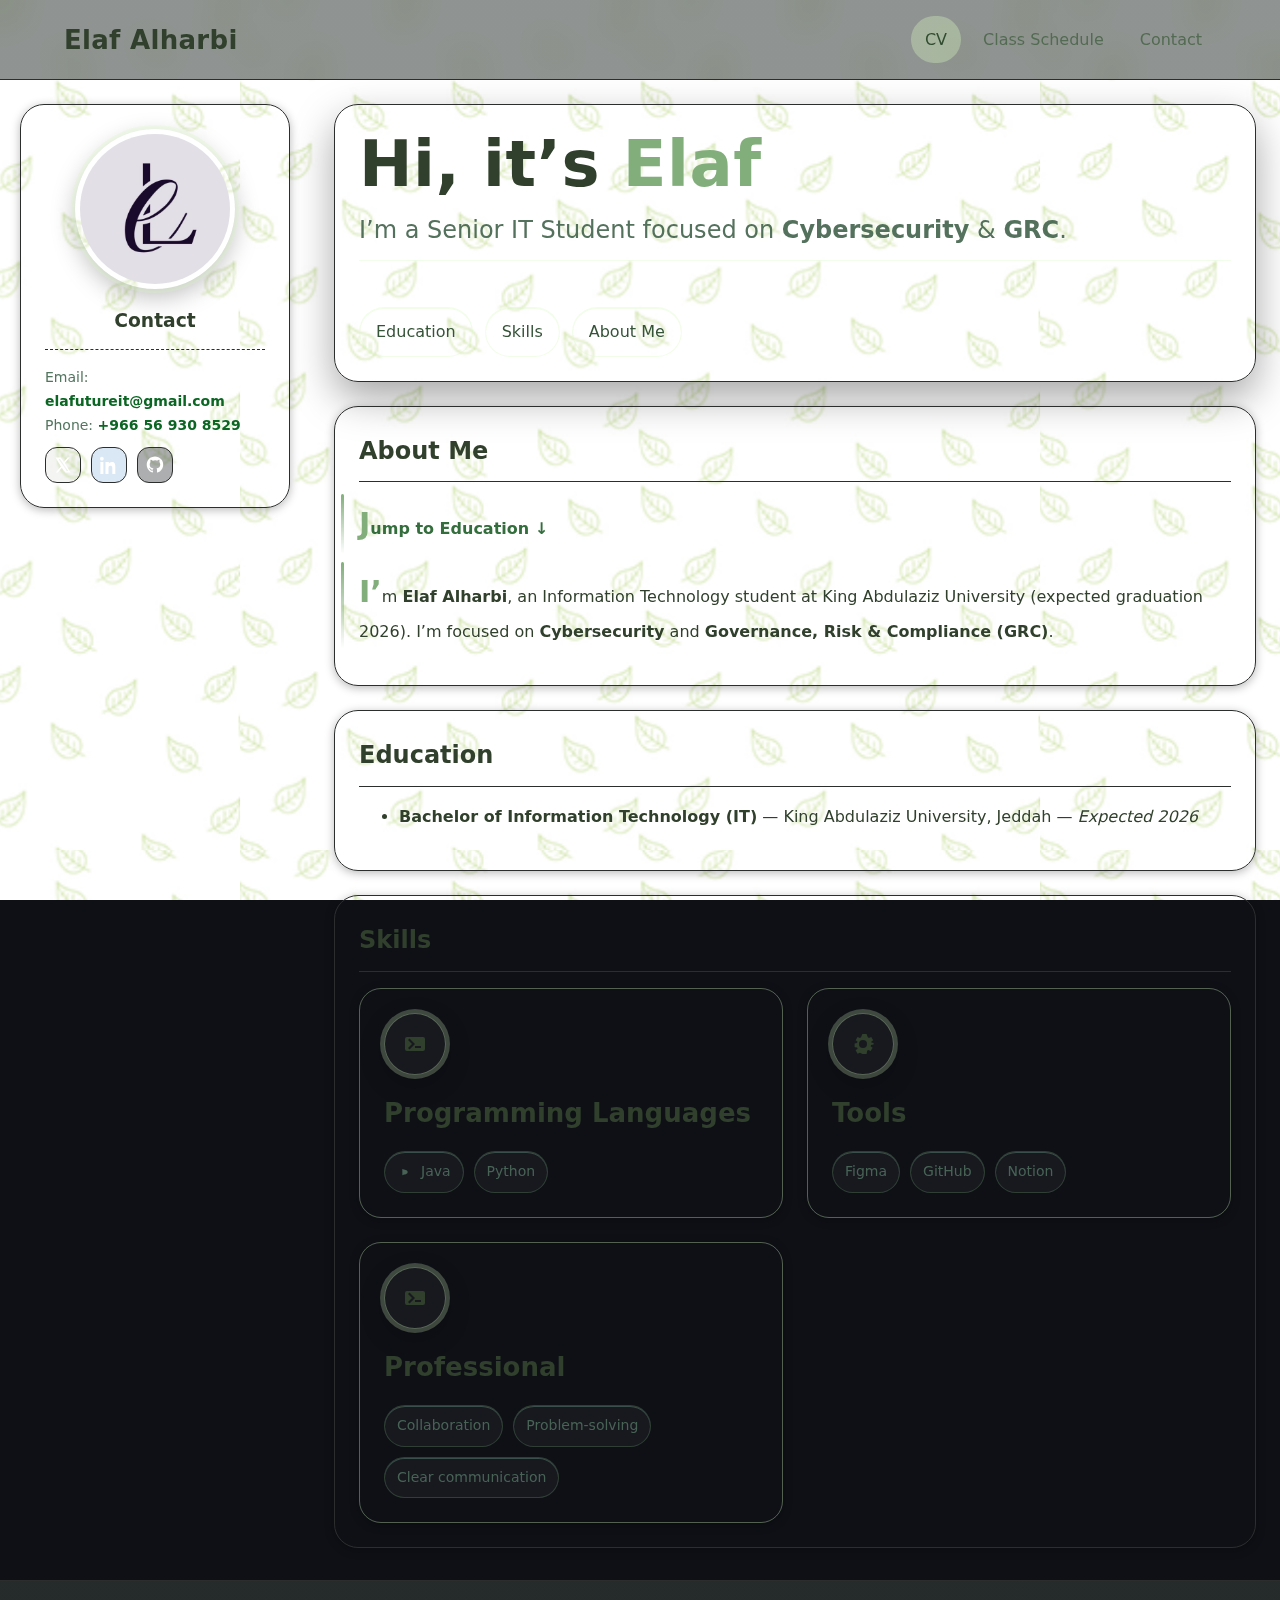
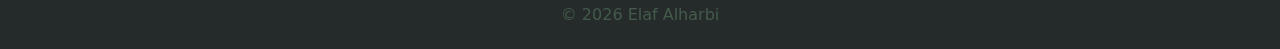
<file: index.html>
<!doctype html>
<html lang="en">
<head>
  <meta charset="utf-8">
  <meta name="viewport" content="width=device-width, initial-scale=1">
  <title>CV • Elaf Alharbi</title>
  <link rel="stylesheet" href="style.css">
  <meta name="description" content="Elaf Alharbi — IT student focused on Cybersecurity & GRC. CV, schedule, and contact.">
</head>
<body id="top">
  <div class="page">
    
    <header>
      <div class="header-inner">
        <div class="brand">
          <b>Elaf Alharbi</b>
        </div>
        <nav aria-label="Primary">
          <ul>
            <li><a href="index.html" aria-current="page">CV</a></li>
            <li><a href="schedule.html">Class Schedule</a></li>
            <li><a href="contact.html">Contact</a></li>
          </ul>
        </nav>
      </div>
    </header>

    
    <aside>
      <div class="profile-card">
        <div class="photo-wrap">
         
          <img src="images/profile.png" alt="Profile photo of Elaf Alharbi">
        </div>

        <h3>Contact</h3>

        <div class="contact">
          Email: <a href="mailto:elafutureit@gmail.com">elafutureit@gmail.com</a><br>
          Phone: <a href="tel:+966569308529">+966 56 930 8529</a>

          
          <div class="social" aria-label="Social links">
            <a class="x" href="https://x.com/" target="_blank" rel="noopener" aria-label="X">
              <svg viewBox="0 0 24 24" width="18" height="18" fill="currentColor" aria-hidden="true">
                <path d="M18.244 2H21l-6.477 7.4L22 22h-6.8l-4.8-6.4L5.1 22H2.34l6.9-7.88L2 2h6.84l4.35 5.76L18.238 2h.006ZM17 20h1.86L8.08 4H6.2L17 20Z"/>
              </svg>
            </a>
            <a class="linkedin" href="https://www.linkedin.com/in/elaf-alharbi-659484337" target="_blank" rel="noopener" aria-label="LinkedIn">
              <svg viewBox="0 0 24 24" width="18" height="18" fill="currentColor" aria-hidden="true">
                <path d="M4.98 3.5C4.98 4.88 3.86 6 2.5 6S0 4.88 0 3.5 1.12 1 2.5 1 4.98 2.12 4.98 3.5zM.5 8h4V24h-4V8zm7.5 0h3.84v2.17h.06c.53-1 1.82-2.17 3.75-2.17 4.01 0 4.75 2.64 4.75 6.07V24h-4v-7.1c0-1.69-.03-3.86-2.35-3.86-2.36 0-2.72 1.84-2.72 3.74V24h-4V8z"/>
              </svg>
            </a>
            <a class="github" href="https://github.com/Elaf-Awadh-Alharbi" target="_blank" rel="noopener" aria-label="GitHub">
              <svg viewBox="0 0 24 24" width="18" height="18" fill="currentColor" aria-hidden="true">
                <path d="M12 .5C5.73.5.98 5.25.98 11.52c0 4.86 3.15 8.98 7.52 10.43.55.1.75-.24.75-.53 0-.26-.01-1.12-.02-2.04-3.06.67-3.71-1.28-3.71-1.28-.5-1.27-1.22-1.6-1.22-1.6-.99-.67.08-.65.08-.65 1.1.08 1.69 1.12 1.69 1.12.98 1.68 2.57 1.2 3.2.92.1-.71.38-1.2.69-1.47-2.44-.28-5-1.22-5-5.44 0-1.2.43-2.19 1.13-2.97-.11-.28-.49-1.42.11-2.96 0 0 .92-.29 3.02 1.13a10.5 10.5 0 0 1 2.75-.37c.93 0 1.86.13 2.74.37 2.1-1.42 3.02-1.13 3.02-1.13.6 1.54.22 2.68.11 2.96.7.78 1.13 1.77 1.13 2.97 0 4.23-2.56 5.16-5.01 5.44.39.34.73 1.02.73 2.06 0 1.49-.01 2.69-.01 3.05 0 .29.2.64.75.53 4.36-1.45 7.51-5.57 7.51-10.43C23.02 5.25 18.27.5 12 .5z"/>
              </svg>
            </a>
          </div>
        </div>
      </div>
    </aside>

    
    <main>
      
      <section class="panel hero">
        <h1>Hi, it’s <span class="accent">Elaf</span></h1>
        <p class="lead">
          I’m a Senior IT Student focused on <strong>Cybersecurity</strong> &amp; <strong>GRC</strong>.
        </p>
        <div class="btns" style="margin-top:6px">
          <a class="btn" href="#education">Education</a>
          <a class="btn" href="#skills">Skills</a>
          <a class="btn" href="#about">About Me</a>
        </div>
      </section>

      
      <section class="panel about" id="about" tabindex="-1" aria-labelledby="about-h" style="margin-top:24px">
        <h2 id="about-h">About Me</h2>

        <p style="margin-top:10px">
          <a href="#education" style="text-decoration:none; font-weight:700; color:#346e3d">Jump to Education ↓</a>
        </p>

        <p>
          I’m <strong>Elaf Alharbi</strong>, an Information Technology student at King Abdulaziz University
          (expected graduation 2026). I’m focused on <strong>Cybersecurity</strong> and
          <strong>Governance, Risk &amp; Compliance (GRC)</strong>.
        </p>
      </section>

      
      <section class="panel" id="education">
        <h2>Education</h2>
        <ul>
          <li>
            <strong>Bachelor of Information Technology (IT)</strong> — King Abdulaziz University, Jeddah —
            <em>Expected 2026</em>
          </li>
        </ul>
      </section>

      
      <section class="panel" id="skills">
        <h2>Skills</h2>
        <div class="skill-grid">
          
          <article class="skill-card">
            <div class="skill-icon">
              <svg viewBox="0 0 24 24" fill="currentColor" width="24" height="24" aria-hidden="true">
                <path d="M4 5h16a2 2 0 0 1 2 2v10a2 2 0 0 1-2 2H4a2 2 0 0 1-2-2V7a2 2 0 0 1 2-2Zm1 3 4 4-4 4 1.5 1.5L12 12 6.5 6.5 5 8Zm7 8h6v-2h-6v2Z"/>
              </svg>
            </div>
            <h3>Programming Languages</h3>
            <div class="chips">
              <span class="chip">
                <svg viewBox="0 0 24 24"><path fill="currentColor" d="M8 7c3 2 8 1 8 5s-5 3-8 5"/></svg> Java
              </span>
              <span class="chip">Python</span>
            </div>
          </article>

          
          <article class="skill-card">
            <div class="skill-icon">
              <svg viewBox="0 0 24 24" fill="currentColor" width="24" height="24" aria-hidden="true">
                <path d="M12 8a4 4 0 1 1 0 8 4 4 0 0 1 0-8Zm8.7 3a8.2 8.2 0 0 0-.5-1.2l2-1.5-2-3.4-2.3 1a8.2 8.2 0 0 0-1.1-.6L15.6 2h-4.2L10 5.3l-1.1.6-2.3-1L4.6 8.3l2 1.5c-.2.4-.4.8-.5 1.2l-2.5.4v3.8l2.5.4c.1.4.3.8.5 1.2l-2 1.5 2 3.4 2.3-1c.3.2.7.4 1.1.6L11.4 22h4.2l.6-3.3c.4-.2.8-.4 1.1-.6l2.3 1 2-3.4-2-1.5c.2-.4.4-.8.5-1.2l2.5-.4V11l-2.5-.4Z"/>
              </svg>
            </div>
            <h3>Tools</h3>
            <div class="chips">
              <span class="chip">Figma</span>
              <span class="chip">GitHub</span>
              <span class="chip">Notion</span>
            </div>
          </article>

          
          <article class="skill-card">
            <div class="skill-icon">
              <svg viewBox="0 0 24 24" fill="currentColor" width="24" height="24" aria-hidden="true">
                <path d="M4 5h16a2 2 0 0 1 2 2v10a2 2 0 0 1-2 2H4a2 2 0 0 1-2-2V7a2 2 0 0 1 2-2Zm1 3 4 4-4 4 1.5 1.5L12 12 6.5 6.5 5 8Zm7 8h6v-2h-6v2Z"/>
              </svg>
            </div>
            <h3>Professional</h3>
            <div class="chips">
              <span class="chip">Collaboration</span>
              <span class="chip">Problem-solving</span>
              <span class="chip">Clear communication</span>
            </div>
          </article>
        </div>
      </section>
    </main>

    
    <footer>© <span id="y"></span> Elaf Alharbi</footer>
  </div>

  <script>
    
    document.getElementById('y').textContent = new Date().getFullYear();
  </script>
</body>
</html>
</file>
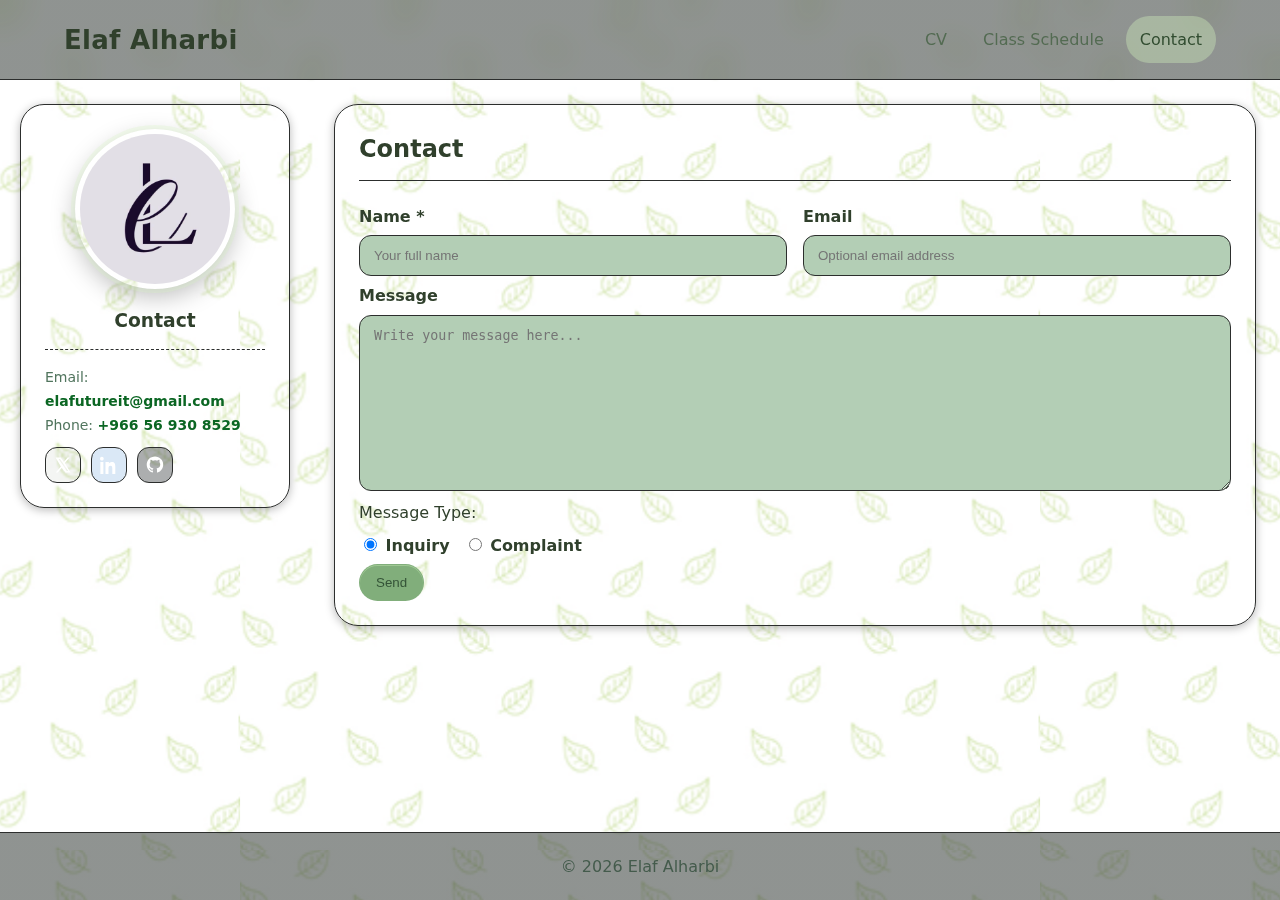
<file: contact.html>
<!doctype html>
<html lang="en">
<head>
  <meta charset="utf-8">
  <meta name="viewport" content="width=device-width, initial-scale=1">
  <title>Contact • Elaf Alharbi</title>
  <link rel="stylesheet" href="style.css">
</head>
<body>
  <div class="page">
    
    <header>
      <div class="header-inner">
        <div class="brand">
          <b>Elaf Alharbi</b>
        </div>
        <nav aria-label="Primary">
          <ul>
            <li><a href="index.html">CV</a></li>
            <li><a href="schedule.html">Class Schedule</a></li>
            <li><a href="contact.html" aria-current="page">Contact</a></li>
          </ul>
        </nav>
      </div>
    </header>

    
    <aside>
      <div class="profile-card">
        <div class="photo-wrap">
          
          <img src="images/profile.png" alt="Profile photo of Elaf Alharbi">
        </div>

        <h3>Contact</h3>

        <div class="contact">
          Email: <a href="mailto:elafutureit@gmail.com">elafutureit@gmail.com</a><br>
          Phone: <a href="tel:+966569308529">+966 56 930 8529</a>

          <div class="social" aria-label="Social links">
            <a class="x" href="https://x.com/" target="_blank" rel="noopener" aria-label="X">
              <svg viewBox="0 0 24 24" width="18" height="18" fill="currentColor" aria-hidden="true">
                <path d="M18.244 2H21l-6.477 7.4L22 22h-6.8l-4.8-6.4L5.1 22H2.34l6.9-7.88L2 2h6.84l4.35 5.76L18.238 2h.006ZM17 20h1.86L8.08 4H6.2L17 20Z"/>
              </svg>
            </a>
            <a class="linkedin" href="https://www.linkedin.com/in/elaf-alharbi-659484337" target="_blank" rel="noopener" aria-label="LinkedIn">
              <svg viewBox="0 0 24 24" width="18" height="18" fill="currentColor" aria-hidden="true">
                <path d="M4.98 3.5C4.98 4.88 3.86 6 2.5 6S0 4.88 0 3.5 1.12 1 2.5 1 4.98 2.12 4.98 3.5zM.5 8h4V24h-4V8zm7.5 0h3.84v2.17h.06c.53-1 1.82-2.17 3.75-2.17 4.01 0 4.75 2.64 4.75 6.07V24h-4v-7.1c0-1.69-.03-3.86-2.35-3.86-2.36 0-2.72 1.84-2.72 3.74V24h-4V8z"/>
              </svg>
            </a>
            <a class="github" href="https://github.com/Elaf-Awadh-Alharbi" target="_blank" rel="noopener" aria-label="GitHub">
              <svg viewBox="0 0 24 24" width="18" height="18" fill="currentColor" aria-hidden="true">
                <path d="M12 .5C5.73.5.98 5.25.98 11.52c0 4.86 3.15 8.98 7.52 10.43.55.1.75-.24.75-.53 0-.26-.01-1.12-.02-2.04-3.06.67-3.71-1.28-3.71-1.28-.5-1.27-1.22-1.6-1.22-1.6-.99-.67.08-.65.08-.65 1.1.08 1.69 1.12 1.69 1.12.98 1.68 2.57 1.2 3.2.92.1-.71.38-1.2.69-1.47-2.44-.28-5-1.22-5-5.44 0-1.2.43-2.19 1.13-2.97-.11-.28-.49-1.42.11-2.96 0 0 .92-.29 3.02 1.13a10.5 10.5 0 0 1 2.75-.37c.93 0 1.86.13 2.74.37 2.1-1.42 3.02-1.13 3.02-1.13.6 1.54.22 2.68.11 2.96.7.78 1.13 1.77 1.13 2.97 0 4.23-2.56 5.16-5.01 5.44.39.34.73 1.02.73 2.06 0 1.49-.01 2.69-.01 3.05 0 .29.2.64.75.53 4.36-1.45 7.51-5.57 7.51-10.43C23.02 5.25 18.27.5 12 .5z"/>
              </svg>
            </a>
          </div>
        </div>
      </div>
    </aside>

    
    <main>
      <section class="panel">
        <h2>Contact</h2>

        <form action="https://webhook.site/3b169866-17c2-42cc-9741-c1be7d96dd93" method="POST">
          <div class="row">
            <div class="field">
              <label for="name">Name <span aria-hidden="true">*</span></label>
              <input id="name" name="name" type="text" required aria-required="true"
                     autocomplete="name" placeholder="Your full name">
            </div>
            <div class="field">
              <label for="email">Email</label>
              <input id="email" name="email" type="email"
                     autocomplete="email" placeholder="Optional email address">
            </div>
          </div>

          <div class="row">
            <div class="field" style="flex:1 1 100%">
              <label for="message">Message</label>
              <textarea id="message" name="message" rows="10"
                        placeholder="Write your message here..." autocomplete="off"></textarea>
            </div>
          </div>

          <div class="row">
            <div class="field" style="flex:1 1 100%">
              <span>Message Type:</span>
              <div class="radios" role="radiogroup" aria-label="Message Type">
                <label><input type="radio" name="type" value="inquiry" checked> Inquiry</label>
                <label><input type="radio" name="type" value="complaint"> Complaint</label>
              </div>
            </div>
          </div>

          <div class="row">
            <button class="btn btn--solid" type="submit">Send</button>
          </div>
        </form>
      </section>
    </main>

    
    <footer>
      © <span id="y"></span> Elaf Alharbi
    </footer>
  </div>

  <script>
    
    document.getElementById('y').textContent = new Date().getFullYear();
  </script>
</body>
</html>
</file>
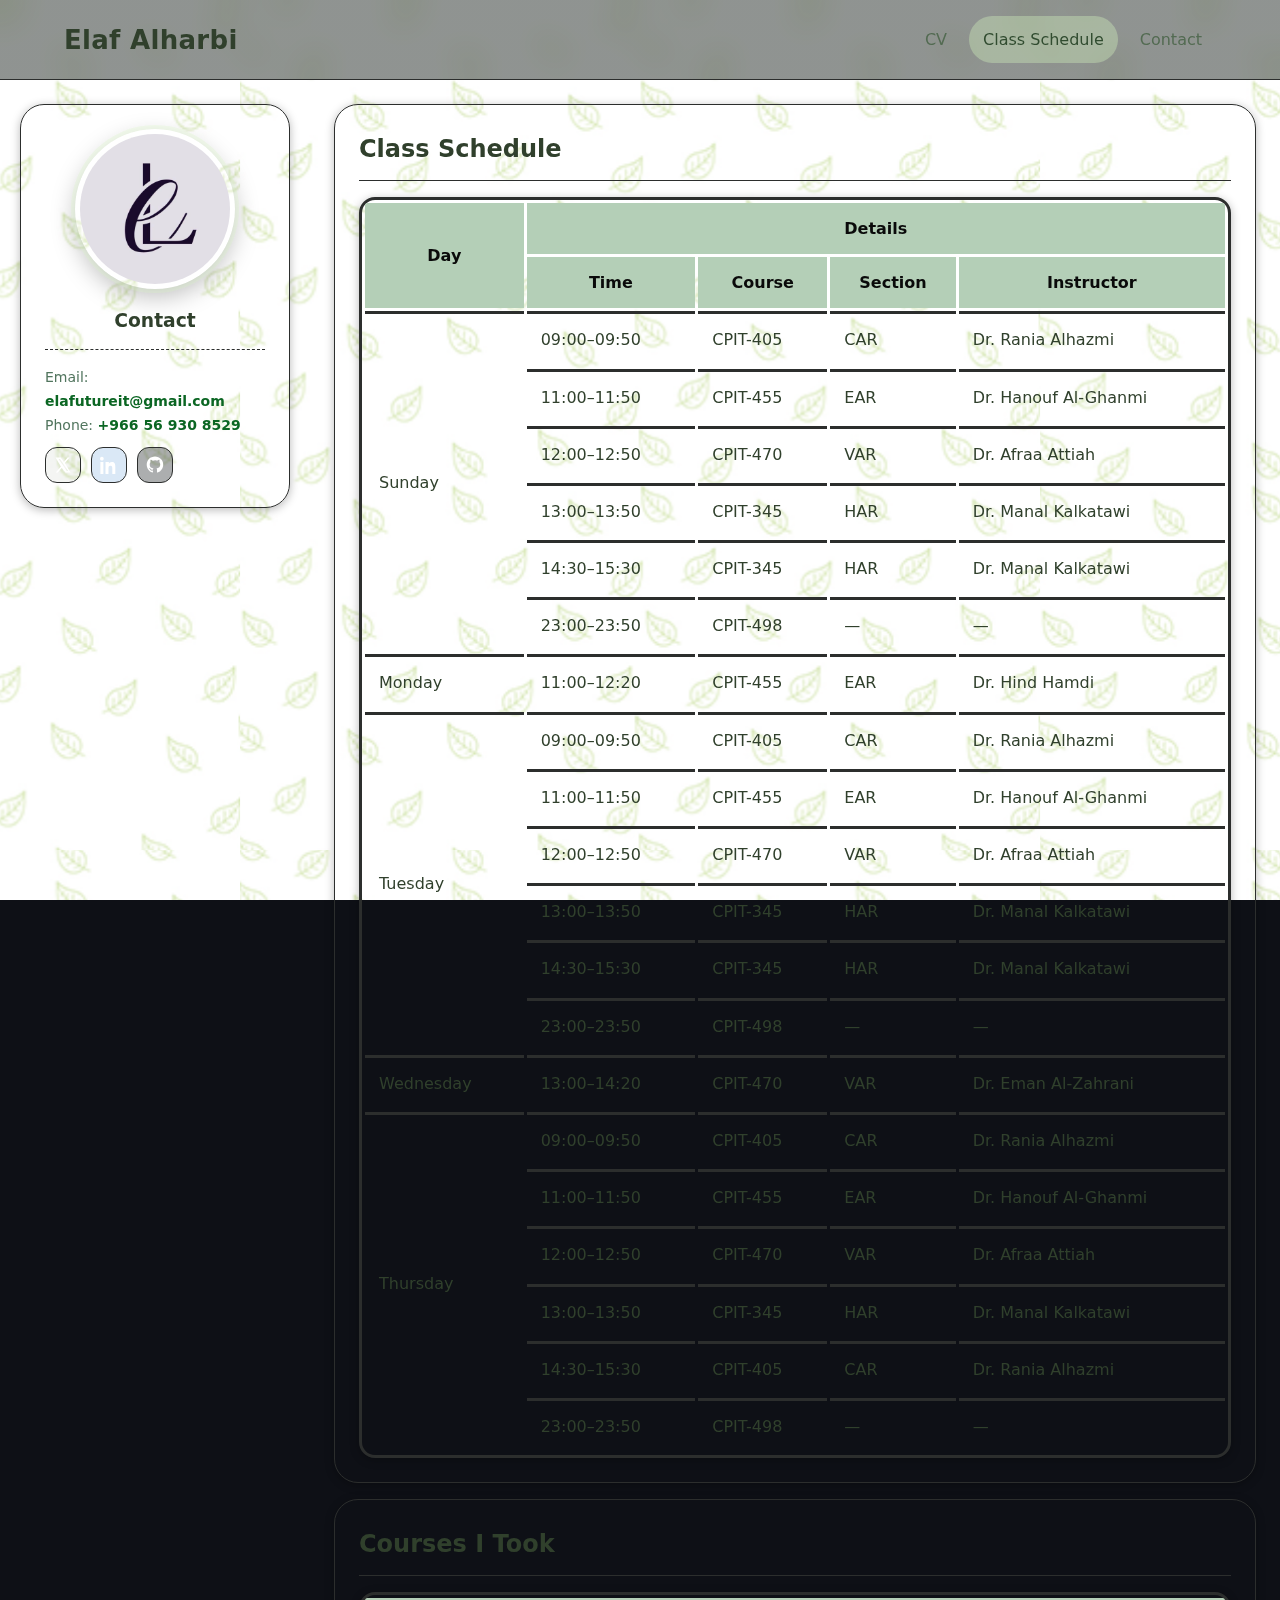
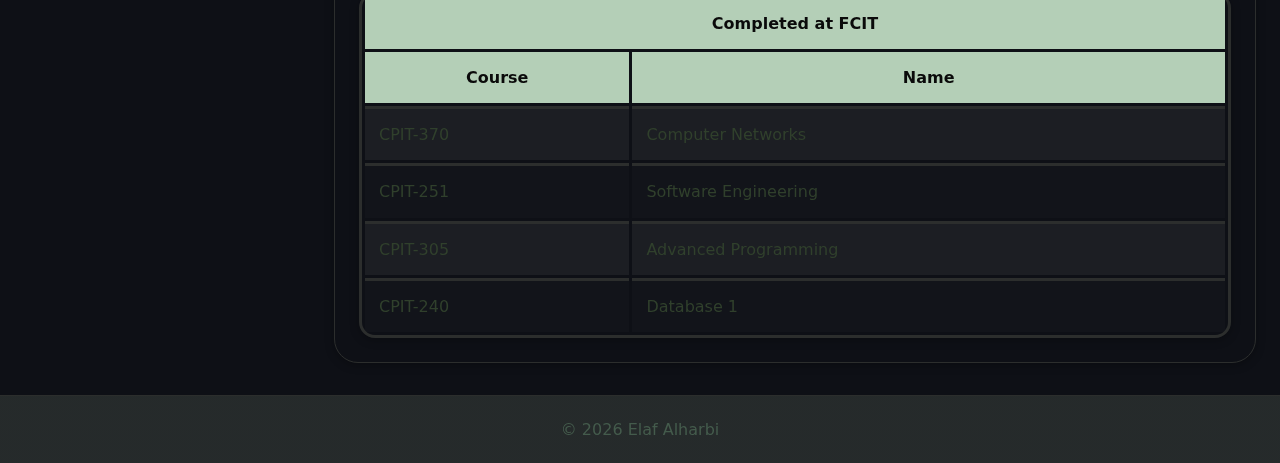
<file: schedule.html>
<!doctype html>
<html lang="en">
<head>
  <meta charset="utf-8">
  <meta name="viewport" content="width=device-width, initial-scale=1">
  <title>Class Schedule • Elaf Alharbi</title>
  <link rel="stylesheet" href="style.css">
  <meta name="description" content="Weekly class schedule for Elaf Alharbi — IT student focused on Cybersecurity & GRC.">
</head>
<body>
  <div class="page">
   
    <header>
      <div class="header-inner">
        <div class="brand">
          <b>Elaf Alharbi</b>
        </div>
        <nav aria-label="Primary">
          <ul>
            <li><a href="index.html">CV</a></li>
            <li><a href="schedule.html" aria-current="page">Class Schedule</a></li>
            <li><a href="contact.html">Contact</a></li>
          </ul>
        </nav>
      </div>
    </header>

    
    <aside>
      <div class="profile-card">
        <div class="photo-wrap">
         
          <img src="images/profile.png" alt="Profile photo of Elaf Alharbi">
        </div>

        <h3>Contact</h3>

        <div class="contact">
          Email: <a href="mailto:elafutureit@gmail.com">elafutureit@gmail.com</a><br>
          Phone: <a href="tel:+966569308529">+966 56 930 8529</a>

          
          <div class="social" aria-label="Social links">
            <a class="x" href="https://x.com/" target="_blank" rel="noopener" aria-label="X">
              <svg viewBox="0 0 24 24" width="18" height="18" fill="currentColor" aria-hidden="true">
                <path d="M18.244 2H21l-6.477 7.4L22 22h-6.8l-4.8-6.4L5.1 22H2.34l6.9-7.88L2 2h6.84l4.35 5.76L18.238 2h.006ZM17 20h1.86L8.08 4H6.2L17 20Z"/>
              </svg>
            </a>
            <a class="linkedin" href="https://www.linkedin.com/in/elaf-alharbi-659484337" target="_blank" rel="noopener" aria-label="LinkedIn">
              <svg viewBox="0 0 24 24" width="18" height="18" fill="currentColor" aria-hidden="true">
                <path d="M4.98 3.5C4.98 4.88 3.86 6 2.5 6S0 4.88 0 3.5 1.12 1 2.5 1 4.98 2.12 4.98 3.5zM.5 8h4V24h-4V8zm7.5 0h3.84v2.17h.06c.53-1 1.82-2.17 3.75-2.17 4.01 0 4.75 2.64 4.75 6.07V24h-4v-7.1c0-1.69-.03-3.86-2.35-3.86-2.36 0-2.72 1.84-2.72 3.74V24h-4V8z"/>
              </svg>
            </a>
            <a class="github" href="https://github.com/Elaf-Awadh-Alharbi" target="_blank" rel="noopener" aria-label="GitHub">
              <svg viewBox="0 0 24 24" width="18" height="18" fill="currentColor" aria-hidden="true">
                <path d="M12 .5C5.73.5.98 5.25.98 11.52c0 4.86 3.15 8.98 7.52 10.43.55.1.75-.24.75-.53 0-.26-.01-1.12-.02-2.04-3.06.67-3.71-1.28-3.71-1.28-.5-1.27-1.22-1.6-1.22-1.6-.99-.67.08-.65.08-.65 1.1.08 1.69 1.12 1.69 1.12.98 1.68 2.57 1.2 3.2.92.1-.71.38-1.2.69-1.47-2.44-.28-5-1.22-5-5.44 0-1.2.43-2.19 1.13-2.97-.11-.28-.49-1.42.11-2.96 0 0 .92-.29 3.02 1.13a10.5 10.5 0 0 1 2.75-.37c.93 0 1.86.13 2.74.37 2.1-1.42 3.02-1.13 3.02-1.13.6 1.54.22 2.68.11 2.96.7.78 1.13 1.77 1.13 2.97 0 4.23-2.56 5.16-5.01 5.44.39.34.73 1.02.73 2.06 0 1.49-.01 2.69-.01 3.05 0 .29.2.64.75.53 4.36-1.45 7.51-5.57 7.51-10.43C23.02 5.25 18.27.5 12 .5z"/>
              </svg>
            </a>
          </div>
        </div>
      </div>
    </aside>

    
    <main>
      <section class="panel">
        <h2>Class Schedule</h2>

        
        <table class="table" lang="en">
          <thead>
            <tr>
              <th scope="col" rowspan="2">Day</th>
              <th scope="col" colspan="4">Details</th>
            </tr>
            <tr>
              <th scope="col">Time</th>
              <th scope="col">Course</th>
              <th scope="col">Section</th>
              <th scope="col">Instructor</th>
            </tr>
          </thead>
          <tbody>
            
            <tr><td rowspan="6">Sunday</td><td>09:00–09:50</td><td>CPIT-405</td><td>CAR</td><td>Dr. Rania Alhazmi</td></tr>
            <tr><td>11:00–11:50</td><td>CPIT-455</td><td>EAR</td><td>Dr. Hanouf Al-Ghanmi</td></tr>
            <tr><td>12:00–12:50</td><td>CPIT-470</td><td>VAR</td><td>Dr. Afraa Attiah</td></tr>
            <tr><td>13:00–13:50</td><td>CPIT-345</td><td>HAR</td><td>Dr. Manal Kalkatawi</td></tr>
            <tr><td>14:30–15:30</td><td>CPIT-345</td><td>HAR</td><td>Dr. Manal Kalkatawi</td></tr>
            <tr><td>23:00–23:50</td><td>CPIT-498</td><td>—</td><td>—</td></tr>

            
            <tr><td>Monday</td><td>11:00–12:20</td><td>CPIT-455</td><td>EAR</td><td>Dr. Hind Hamdi</td></tr>

            
            <tr><td rowspan="6">Tuesday</td><td>09:00–09:50</td><td>CPIT-405</td><td>CAR</td><td>Dr. Rania Alhazmi</td></tr>
            <tr><td>11:00–11:50</td><td>CPIT-455</td><td>EAR</td><td>Dr. Hanouf Al-Ghanmi</td></tr>
            <tr><td>12:00–12:50</td><td>CPIT-470</td><td>VAR</td><td>Dr. Afraa Attiah</td></tr>
            <tr><td>13:00–13:50</td><td>CPIT-345</td><td>HAR</td><td>Dr. Manal Kalkatawi</td></tr>
            <tr><td>14:30–15:30</td><td>CPIT-345</td><td>HAR</td><td>Dr. Manal Kalkatawi</td></tr>
            <tr><td>23:00–23:50</td><td>CPIT-498</td><td>—</td><td>—</td></tr>

            
            <tr><td>Wednesday</td><td>13:00–14:20</td><td>CPIT-470</td><td>VAR</td><td>Dr. Eman Al-Zahrani</td></tr>

            
            <tr><td rowspan="6">Thursday</td><td>09:00–09:50</td><td>CPIT-405</td><td>CAR</td><td>Dr. Rania Alhazmi</td></tr>
            <tr><td>11:00–11:50</td><td>CPIT-455</td><td>EAR</td><td>Dr. Hanouf Al-Ghanmi</td></tr>
            <tr><td>12:00–12:50</td><td>CPIT-470</td><td>VAR</td><td>Dr. Afraa Attiah</td></tr>
            <tr><td>13:00–13:50</td><td>CPIT-345</td><td>HAR</td><td>Dr. Manal Kalkatawi</td></tr>
            <tr><td>14:30–15:30</td><td>CPIT-405</td><td>CAR</td><td>Dr. Rania Alhazmi</td></tr>
            <tr><td>23:00–23:50</td><td>CPIT-498</td><td>—</td><td>—</td></tr>
          </tbody>
        </table>
      </section>

      <section class="panel" style="margin-top:16px">
        <h2>Courses I Took</h2>
        <table class="table striped">

          <thead>
            <tr>
              <th colspan="2">Completed at FCIT</th>
            </tr>
            <tr>
              <th>Course</th><th>Name</th>
            </tr>
          </thead>
          <tbody>
            <tr><td>CPIT-370</td><td>Computer Networks</td></tr>
            <tr><td>CPIT-251</td><td>Software Engineering</td></tr>
            <tr><td>CPIT-305</td><td>Advanced Programming</td></tr>
            <tr><td>CPIT-240</td><td>Database 1</td></tr>
          </tbody>
        </table>
      </section>
    </main>

    
    <footer>© <span id="y"></span> Elaf Alharbi</footer>
  </div>

  <script>
    
    document.getElementById('y').textContent = new Date().getFullYear();
  </script>
</body>
</html>
</file>
<file: style.css>
:root{
  
  --accent:    #81ae7b;
  --accent-2:  #81ae7b;

  
  --bg-base:   #e3f7e1;
  --text:      #0a0a0a;
  --muted:     #9aa3b2;
  --line:      #2c2e2d;

  
  --panel:         rgba(105,121,112,0.56);
  --panel-strong:  rgba(105,121,112,0.56);

 
  --shadow-sm: 0 2px 10px rgba(0,0,0,.28);
  --shadow-md: 0 16px 40px rgba(0,0,0,.35);
  --ring: 0 0 0 4px rgba(214,248,193,0.25), 0 8px 24px rgba(0,0,0,.25);

  
  --r-lg: 18px; --r-xl: 24px; --r-pill: 999px;
  --s-1: 8px; --s-2: 12px; --s-3: 16px; --s-4: 20px; --s-5: 24px; --s-6: 32px;

  --row-odd-hover:  rgba(79, 94, 87, 0.85); 
  --row-even-hover: rgba(217, 237, 218, 0.85); 

  
  --link-green:       #0b6623; 
  --link-green-hover: #32cd32; 
}


*{ box-sizing:border-box }
html{ scroll-behavior:smooth }
a{ text-decoration:none }


body{
  margin:0; min-height:100vh; color:#30402c;
  font: 16px/1.7 ui-sans-serif, system-ui, -apple-system, "Segoe UI", Roboto, "Helvetica Neue", Arial, "Noto Sans", sans-serif;
  background:
    url("images/pattern.png") center / 800px 800px repeat fixed,
    radial-gradient(1200px 600px at 15% -10%, rgb(214, 248, 193), transparent 60%),
    #0e1016;
  background-blend-mode: normal, overlay, normal;
}


.page{
  display:grid; min-height:100vh;
  grid-template-columns: 310px minmax(0,1fr);
  grid-template-rows: auto 1fr auto;
  grid-template-areas:
    "header header"
    "aside  main"
    "footer footer";
}


header{
  grid-area:header; position:sticky; top:0; z-index:50;
  backdrop-filter: blur(14px) saturate(140%);
  background: linear-gradient(180deg, rgba(56,63,59,0.56), rgba(56,63,59,0.56));
  border-bottom:1px solid var(--line);
}
.header-inner{
  max-width:1200px; margin:0 auto; padding: var(--s-3) var(--s-5);
  display:flex; align-items:center; gap: var(--s-4);
}
.brand{ display:flex; align-items:baseline; gap:10px; flex:1 }
.brand b{ font-size: clamp(18px, 2.4vw, 26px); letter-spacing:.3px }
.brand .title{ font-size:13px; color:var(--muted) }

nav ul{ list-style:none; margin:0; padding:0; display:flex; gap:8px }
nav a{
  display:inline-block; padding:10px 14px; border-radius: var(--r-pill);
  color:#536b52; transition: background .2s ease, transform .12s ease;
}
nav a:hover{ background: rgba(255,255,255,.06); transform: translateY(-1px) }
nav a[aria-current="page"]{ background: rgba(214, 248, 193, 0.35); color:#314c30 }


aside{ grid-area:aside; padding: var(--s-5) var(--s-4) }
.profile-card{
  position:sticky; top:84px; padding: var(--s-5);
  background: var(--panel);
  border:1px solid var(--line); border-radius: var(--r-xl);
  box-shadow: var(--shadow-sm);
}
.photo-wrap{ width:160px; height:160px; margin:0 auto var(--s-3) }
.photo-wrap img{
  width:100%; height:100%; object-fit:cover; border-radius:50%;
  border: 5px solid rgba(255,255,255,.08);
  box-shadow: var(--ring);
  animation: glowPulse 2s infinite;
}
@keyframes glowPulse{
  0%{   box-shadow: 0 0 0 rgba(50,205,50,0) }
  50%{  box-shadow: 0 0 25px rgba(33,89,33,0.55) }
  100%{ box-shadow: 0 0 0 rgba(50,205,50,0) }
}

@media (prefers-reduced-motion: reduce){
  .photo-wrap img{ animation: none }
}

.profile-card h3{ margin: 0 0 var(--s-2); text-align:center }
.section-links{
  display:flex; flex-direction:column; gap:8px; align-items:center; margin-bottom: var(--s-3)
}
.section-links a{ color:#617661; opacity:.9 }
.section-links a:hover{ color:#5b7b69 }

.contact{
  font-size:14px; color:#51755e; 
  border-top:1px dashed var(--line); padding-top: var(--s-3)
}
.contact a{
  color: var(--link-green); 
  font-weight:600; transition: color .2s ease;
}
.contact a:hover{ color: var(--link-green-hover) } 

.social{ display:flex; gap:10px; margin-top:10px }
.social a{
  display:inline-flex; align-items:center; justify-content:center;
  width:36px; height:36px; border-radius:12px;
  background: rgba(67,79,57,0.06); color:#fff; border:1px solid var(--line);
  transition: transform .12s ease, box-shadow .25s ease, background .2s ease;
}
.social a:hover{ transform: translateY(-2px); background: rgba(214,248,193,0.35); box-shadow: var(--ring) }
.social .linkedin{ background: rgba(10,102,194,.15) }
.social .github{   background: rgba(36,41,46,.38) }


main{ grid-area:main; padding: var(--s-5) var(--s-5) var(--s-6) }
.panel{
  background: var(--panel);
  border:1px solid var(--line); border-radius: var(--r-xl);
  padding: var(--s-5); box-shadow: var(--shadow-sm);
}
.panel + .panel{ margin-top: var(--s-5) }
h2{ margin:0 0 var(--s-3); padding-bottom:10px; border-bottom:1px solid var(--line) }


.hero{
  background: var(--panel-strong);
  display:grid; gap: var(--s-3); box-shadow: var(--shadow-md);
}
.hero h1{
  font-size: clamp(28px, 5.4vw, 64px); line-height:1.1; margin:0; letter-spacing:.5px;
}
.hero .accent{ color: var(--accent-2) }
.lead{
  font-size: clamp(16px, 2.2vw, 24px);
  color:#41624b; opacity:.9; margin-top:-6px;
  border-bottom:1px solid rgba(214, 248, 193, 0.35); padding-bottom:10px;
}


.btn{
  --bg: rgba(255,255,255,.04);
  display:inline-flex; align-items:center; gap:10px;
  padding:10px 16px; border-radius: var(--r-pill);
  color:#345337; background: var(--bg); border:1px solid rgba(214,248,193,0.35);
  box-shadow: inset 0 1px 0 rgba(214,248,193,0.35);
  transition: transform .12s ease, box-shadow .25s ease, background .2s ease, border-color .2s ease;
}
.btn:hover{ transform: translateY(-2px); background: rgba(214,248,193,0.35); border-color: rgba(214,248,193,0.35); box-shadow: var(--ring) }
.btn--solid{ background: linear-gradient(135deg, var(--accent), var(--accent-2)); border-color: transparent }
.btn--solid:hover{ filter: brightness(1.05) }
.btns{ display:flex; flex-wrap:wrap; gap:12px }


a:focus-visible, .btn:focus-visible, input:focus-visible, textarea:focus-visible{
  outline: none; box-shadow: var(--ring);
}


.chip{
  display:inline-flex; align-items:center; gap:8px;
  padding:8px 12px; border-radius: var(--r-pill);
  font-size:14px; color:#486356;
  background: rgba(255,255,255,.04);
  border:1px solid rgba(79, 108, 78, 0.458);
  box-shadow: inset 0 1px 0 rgba(104, 146, 132, 0.445);
}
.chip svg{ width:16px; height:16px }

.skill-grid{
  display:grid; gap: var(--s-5);
  grid-template-columns: repeat(auto-fit, minmax(320px,1fr));
}
.skill-card{
  border-radius:22px; padding: var(--s-5);
  background: linear-gradient(180deg, rgba(255,255,255,.02), rgba(255,255,255,0)), var(--panel);
  border:1.5px solid rgba(214,248,193,0.35); box-shadow: var(--shadow-sm);
}
.skill-icon{
  width:62px; height:62px; margin:0 0 var(--s-3);
  border-radius:50%; display:grid; place-items:center;
  background: rgba(255,255,255,.04);
  border:1.5px solid rgba(214,248,193,0.35); box-shadow: var(--ring);
}
.skill-card h3{ margin:0 0 var(--s-3); font-size: clamp(18px, 2.2vw, 26px) }
.skill-card .chips{ display:flex; flex-wrap:wrap; gap:10px }


.about p{ position:relative }
.about p::before{
  content:""; position:absolute; left:-18px; top:-4px; bottom:-4px; width:3px;
  background: linear-gradient(180deg, var(--accent), transparent);
  border-radius:3px;
}
.about p::first-letter{ color: var(--accent); font-weight:700; font-size: 1.9rem }


.table{
  width:100%; border-collapse:separate; border-spacing:3px; overflow:hidden;
  border:3px solid var(--line); border-radius:16px; box-shadow: var(--shadow-sm);
}
.table thead th{
  background:#b4cfb7; color:#0a0a0a; 
  padding:12px 14px;
}
.table td{
  padding:12px 14px; border-top:3px solid var(--line);
  transition: background .18s ease;
}


.table tbody tr{ background: transparent; }


.table tbody tr:nth-child(odd):hover{  background: var(--row-odd-hover) }
.table tbody tr:nth-child(even):hover{ background: var(--row-even-hover) }


.table tbody tr:focus-within{
  outline: none;
  background: color-mix(in oklab, var(--row-even-hover) 75%, transparent);
}


form .row{ display:flex; flex-wrap:wrap; gap: var(--s-3) }
.field{ flex:1 1 320px }
label{ display:block; font-weight:600; margin:.35rem 0 .35rem }
input[type="text"], input[type="email"], textarea{
  width:100%; padding:12px 14px; border-radius:12px; border:1px solid var(--line);
  color:var(--text); background:#b3ceb5; outline:none;
  transition: border-color .2s ease, box-shadow .2s ease;
}
textarea{ resize:vertical }
input:focus, textarea:focus{ border-color: var(--accent); box-shadow: 0 0 0 4px rgba(214,248,193,0.35) }
.radios{ display:flex; align-items:center; gap:14px }


footer{
  grid-area:footer; text-align:center; color:#445b4c;
  padding: var(--s-4); border-top:1px solid var(--line);
  background: linear-gradient(180deg, rgba(56,63,59,0.56), rgba(56,63,59,0.56));
}


@media (max-width: 980px){
  .page{
    grid-template-columns: 1fr;
    grid-template-areas:
      "header"
      "aside"
      "main"
      "footer";
  }
  aside{ padding: var(--s-4) }
  .profile-card{ position: static }
  .header-inner{ flex-wrap:wrap }
  nav ul{ flex-wrap:wrap }
}


.panel,
.hero,
.profile-card,
.skill-card{
  background: transparent !important;
  background-color: transparent !important;
}


.table.striped tbody tr:nth-child(odd){ background: rgba(255,255,255,.06); }
.table.striped tbody tr:nth-child(even){ background: rgba(255,255,255,.02); }


.table.striped tbody tr:nth-child(odd):hover{  background: var(--row-odd-hover); }
.table.striped tbody tr:nth-child(even):hover{ background: var(--row-even-hover); }
</file>
